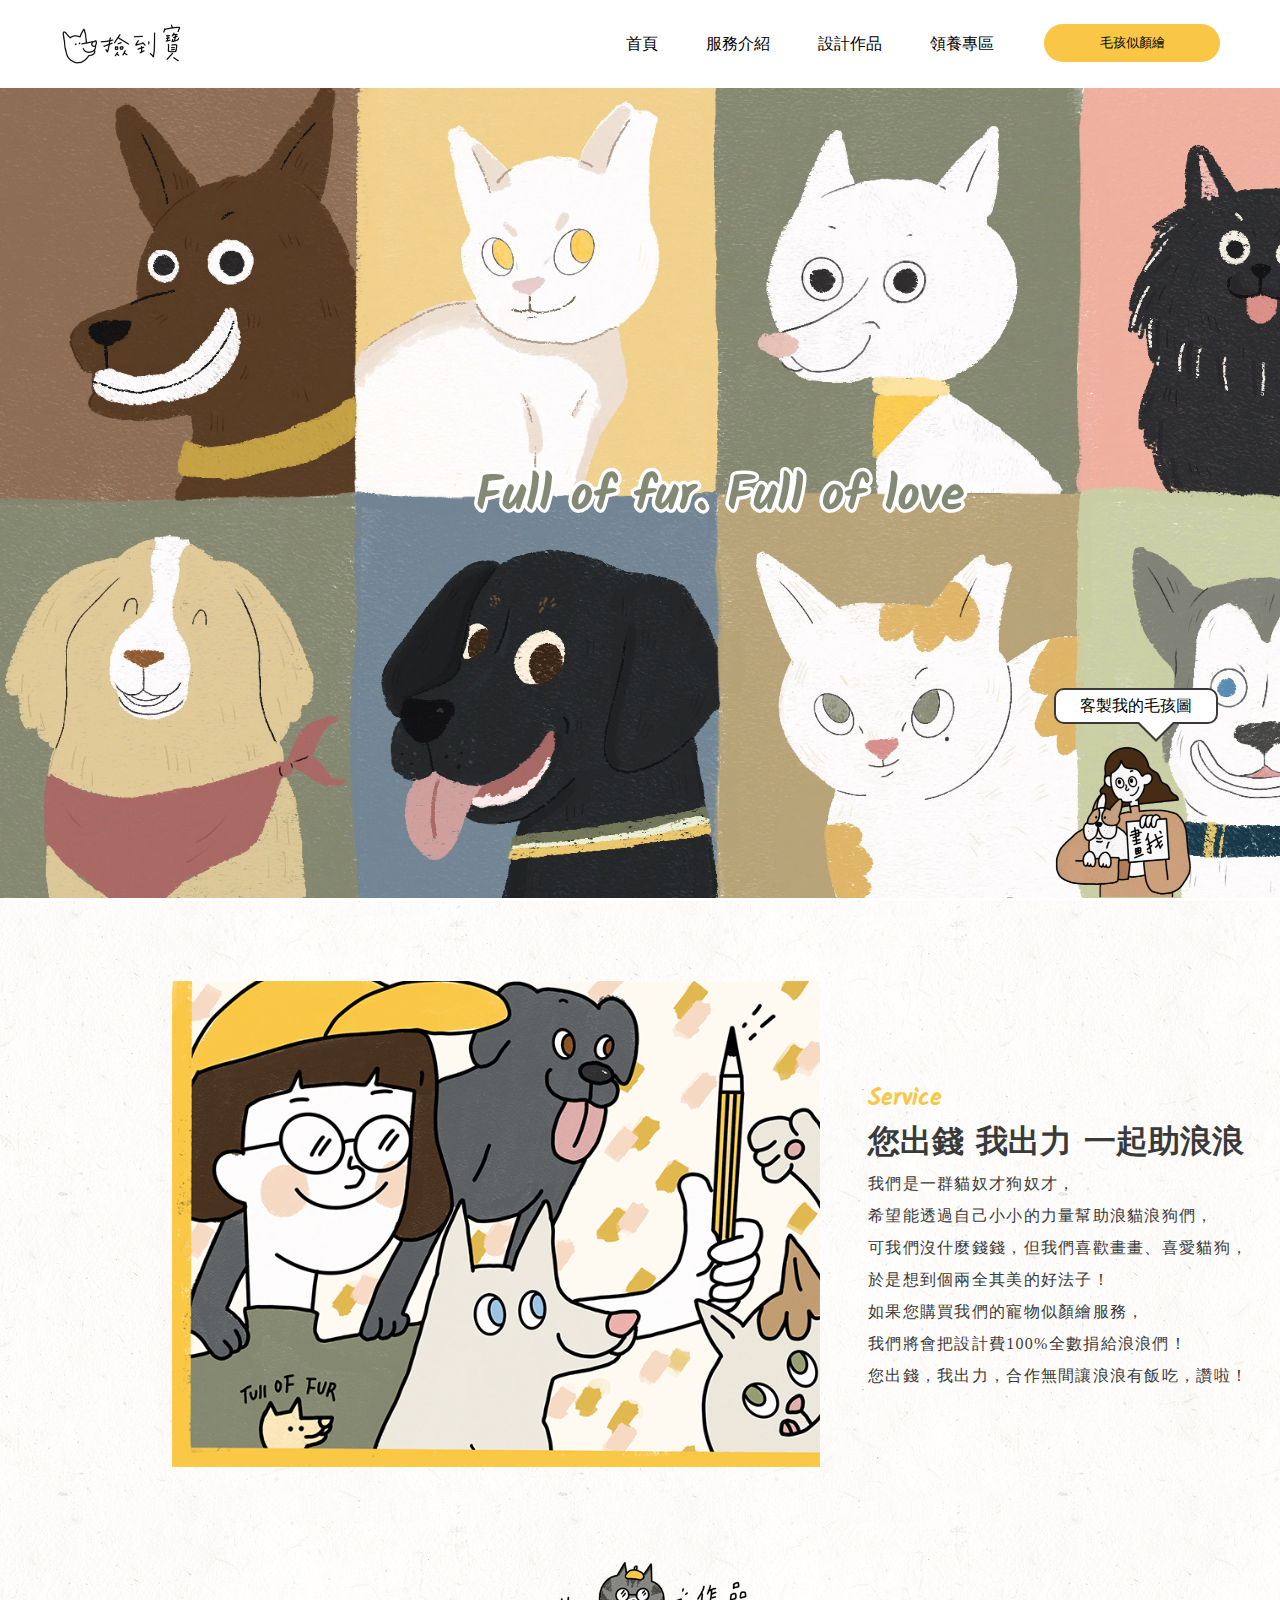
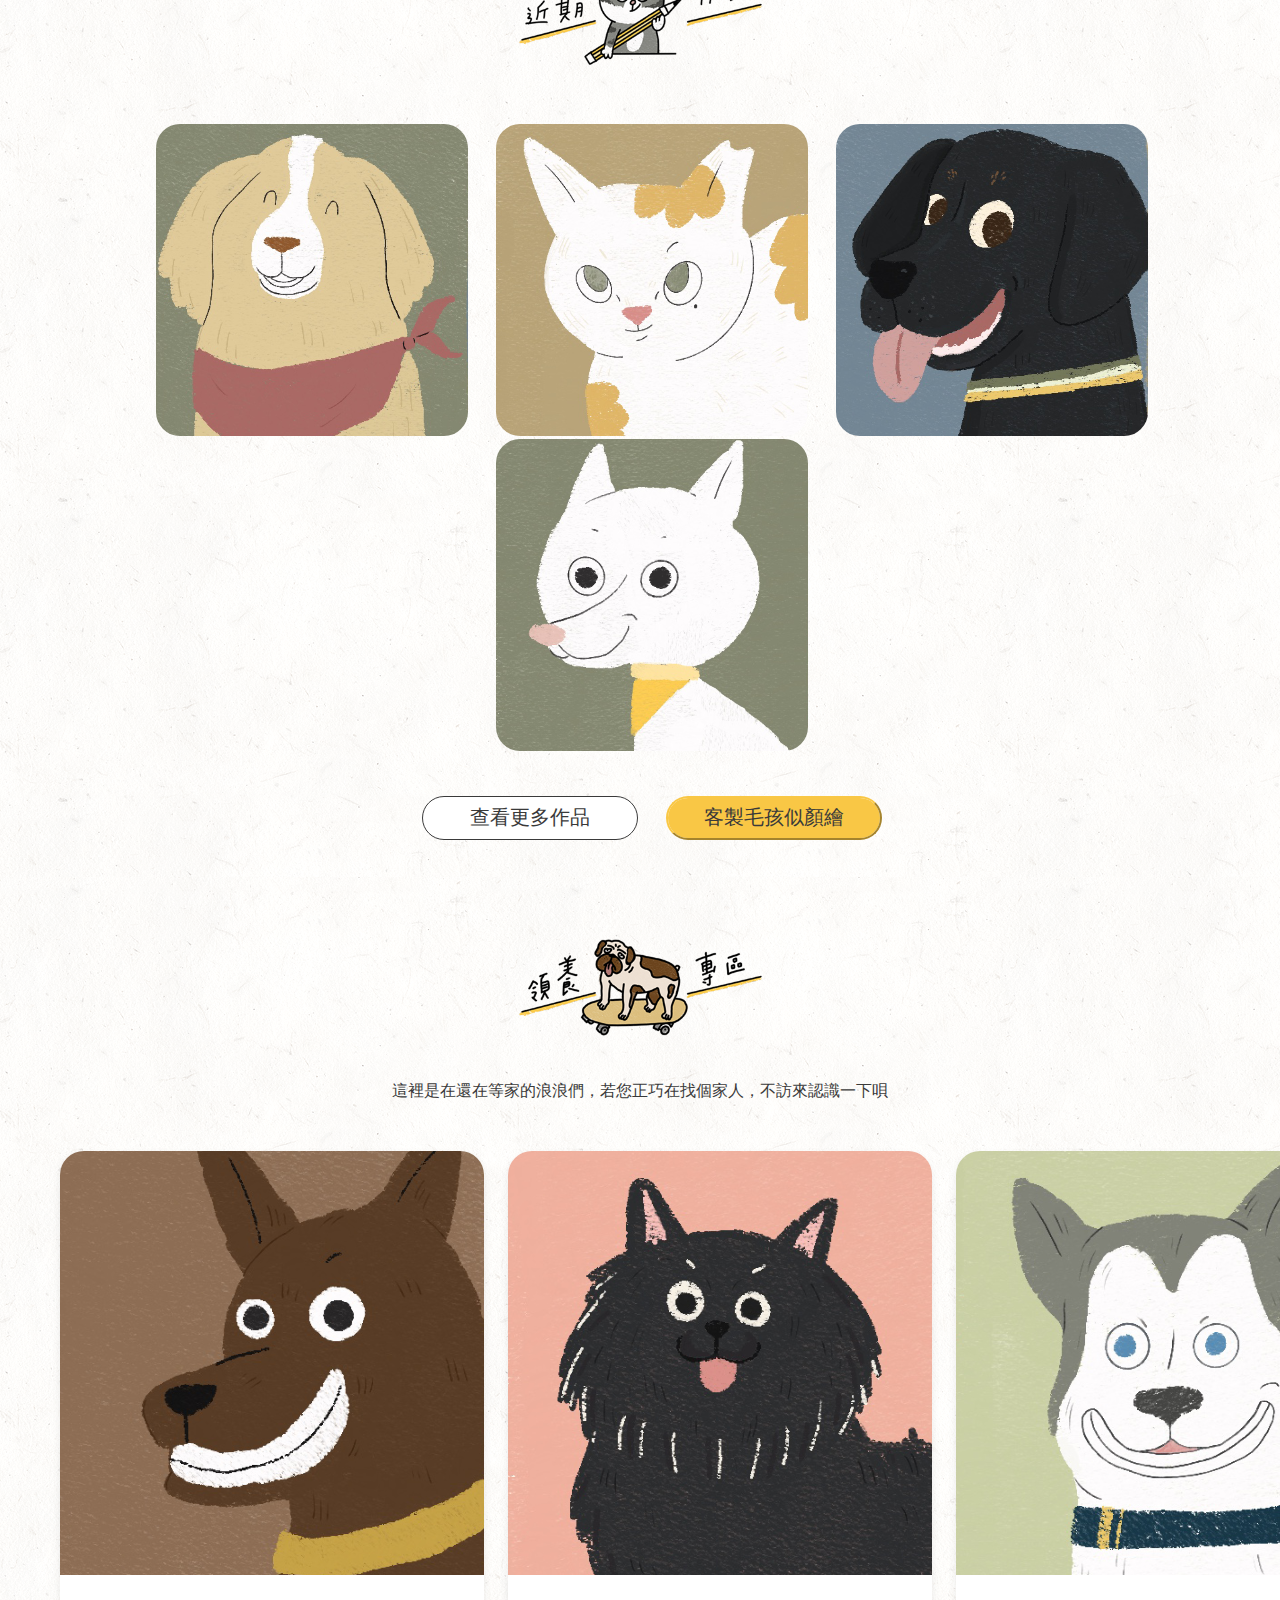
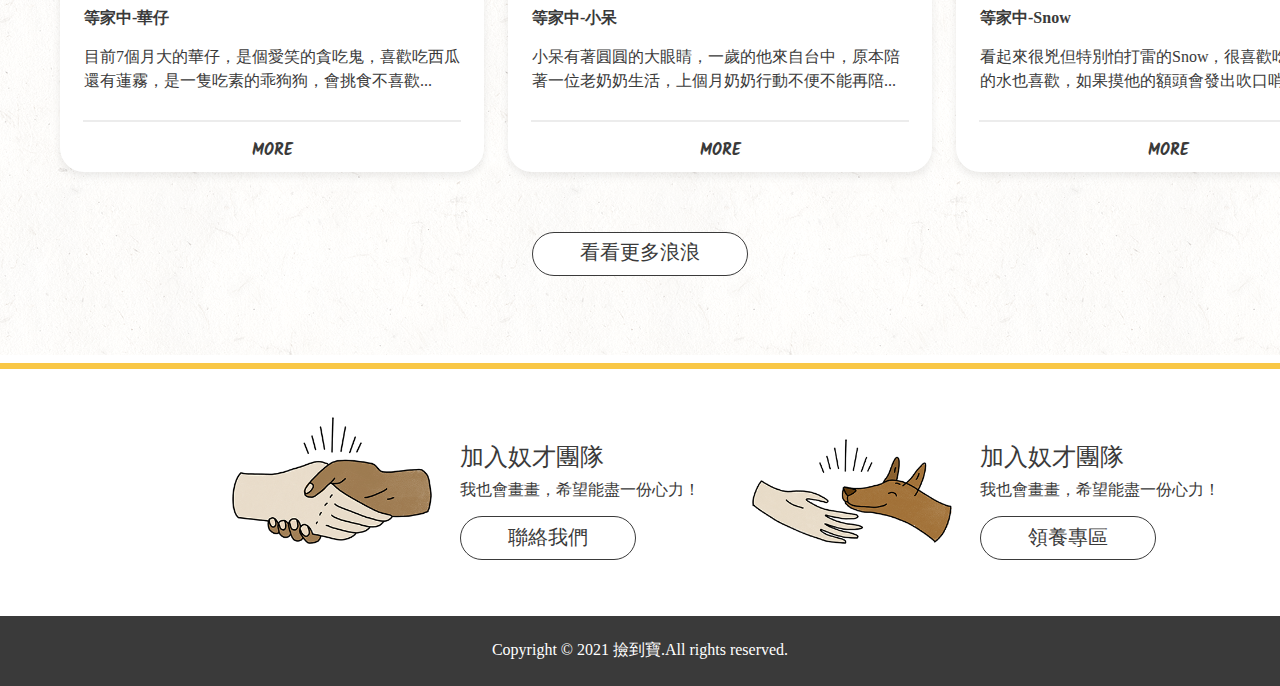
<file: index.html>
<!DOCTYPE html>
<html lang="en">
<head>
    <meta charset="UTF-8">
    <meta http-equiv="X-UA-Compatible" content="IE=edge">
    <meta name="viewport" content="width=device-width, initial-scale=1.0">
    <title>首頁</title>
    <link rel="stylesheet" href="style.css">
</head>
<body>
    <div class="wrap">
        <div class="header">
            <img src="圖片資源/logo.png" alt="">
            <ul class="menu">
                <li><a href="">首頁</a></li>
                <li><a href="introduction.html">服務介紹</a></li>
                <li><a href="protfolio.html">設計作品</a></li>
                <li><a href="adopt.html">領養專區</a></li>
                <a href="caricature.html"><button class="btn">毛孩似顏繪</button></a>
            </ul>
        </div>

        <div class="box1">
            <img src="圖片資源/home.png" alt="">
            <div class="box2">
                <div class="test">
                    <span class="bot"></span>
                    <span class="top"></span>
                    客製我的毛孩圖
                </div>
                <img id="pic" src="圖片資源/btn2.png"  onclick="change()">
            </div>
        </div>

        <div class="service">
            <img src="圖片資源/home01.png" alt="">
            <span>
                <h1>Service</h1>
                <h2>您出錢 我出力 一起助浪浪</h2>
                <p>我們是一群貓奴才狗奴才，<br/>
                   希望能透過自己小小的力量幫助浪貓浪狗們，<br/>
                   可我們沒什麼錢錢，但我們喜歡畫畫、喜愛貓狗，<br/>
                   於是想到個兩全其美的好法子！<br/>
                   如果您購買我們的寵物似顏繪服務，<br/>
                   我們將會把設計費100%全數捐給浪浪們！<br/>
                   您出錢，我出力，合作無間讓浪浪有飯吃，讚啦！</p>
            </span>
        </div>

        <div class="protfolio">
            <div class="title">
                <img src="圖片資源/title01.png" alt="">
            </div>
            <ul class="art">
                <li><img src="圖片資源/dog05.png" alt=""></li>
                <li><img src="圖片資源/dog07.png" alt=""></li>
                <li><img src="圖片資源/dog06.png" alt=""></li>
                <li><img src="圖片資源/Michael.png" alt=""></li>
            </ul>
            <div class="btn">
                <a href="protfolio.html"><button class="b1">查看更多作品</button></a>
                <a href="caricature.html"><button class="b2">客製毛孩似顏繪</button></a>
            </div>
        </div>

        <div class="adopt">
            <div class="title2">
                <img src="圖片資源/title02.png" alt="">
            </div>
            <p>這裡是在還在等家的浪浪們，若您正巧在找個家人，不訪來認識一下唄</p>
            <div class="dog_card">
                <div class="item">
                    <img src="圖片資源/dog01.png" alt="">
                    <h1>等家中-華仔</h1>
                    <p>目前7個月大的華仔，是個愛笑的貪吃鬼，喜歡吃西瓜還有蓮霧，是一隻吃素的乖狗狗，會挑食不喜歡...</p>
                    <hr>
                    <h2>MORE</h2>
                </div>
                <div class="l1">
                    <img src="圖片資源/04.png" alt="">
                    <h1>等家中-小呆</h1>
                    <p>小呆有著圓圓的大眼睛，一歲的他來自台中，原本陪著一位老奶奶生活，上個月奶奶行動不便不能再陪...</p>
                    <hr>
                    <h2>MORE</h2>
                </div>
                <div class="item">
                    <img src="圖片資源/08.png" alt="">
                    <h1>等家中-Snow</h1>
                    <p>看起來很兇但特別怕打雷的Snow，很喜歡吃冰，冰冰的水也喜歡，如果摸他的額頭會發出吹口哨的聲...</p>
                    <hr>
                    <a href="story.html"><h2>MORE</h2></a>
                </div>
            </div>
            <div>
                <a href="adopt.html"><button class="btn">看看更多浪浪</button></a>
            </div>
        </div>

        <div class="footer">
            <hr>
            <div class="contact">
                <ul>
                    <li class="pic"><img src="圖片資源/link01.png" alt=""></li>
                    <li class="text">
                        <h1>加入奴才團隊</h1>
                        <p>我也會畫畫，希望能盡一份心力！</p>
                        <button class="btn">聯絡我們</button>
                    </li>
                    <li class="pic"><img src="圖片資源/link02.png" alt=""></li>
                    <li class="text">
                        <h1>加入奴才團隊</h1>
                        <p>我也會畫畫，希望能盡一份心力！</p>
                        <a href="adopt.html"><button class="btn">領養專區</button></a>
                    </li>
                </ul>
            </div>
            <div class="copyright">
                <p>Copyright © 2021 撿到寶.All rights reserved.</p>
            </div>
        </div>
    </div>
</body>
</html>
<script>
    var img = document. getElementById ("pic");
    var flag = true;
    img.onclick = function () {
        if (flag) {
        img.src = "圖片資源/btn2.png";
        flag = false;
    }else{
        img.src = "圖片資源/btn.png";
        flag = true;
        }
    }
</script>
</file>
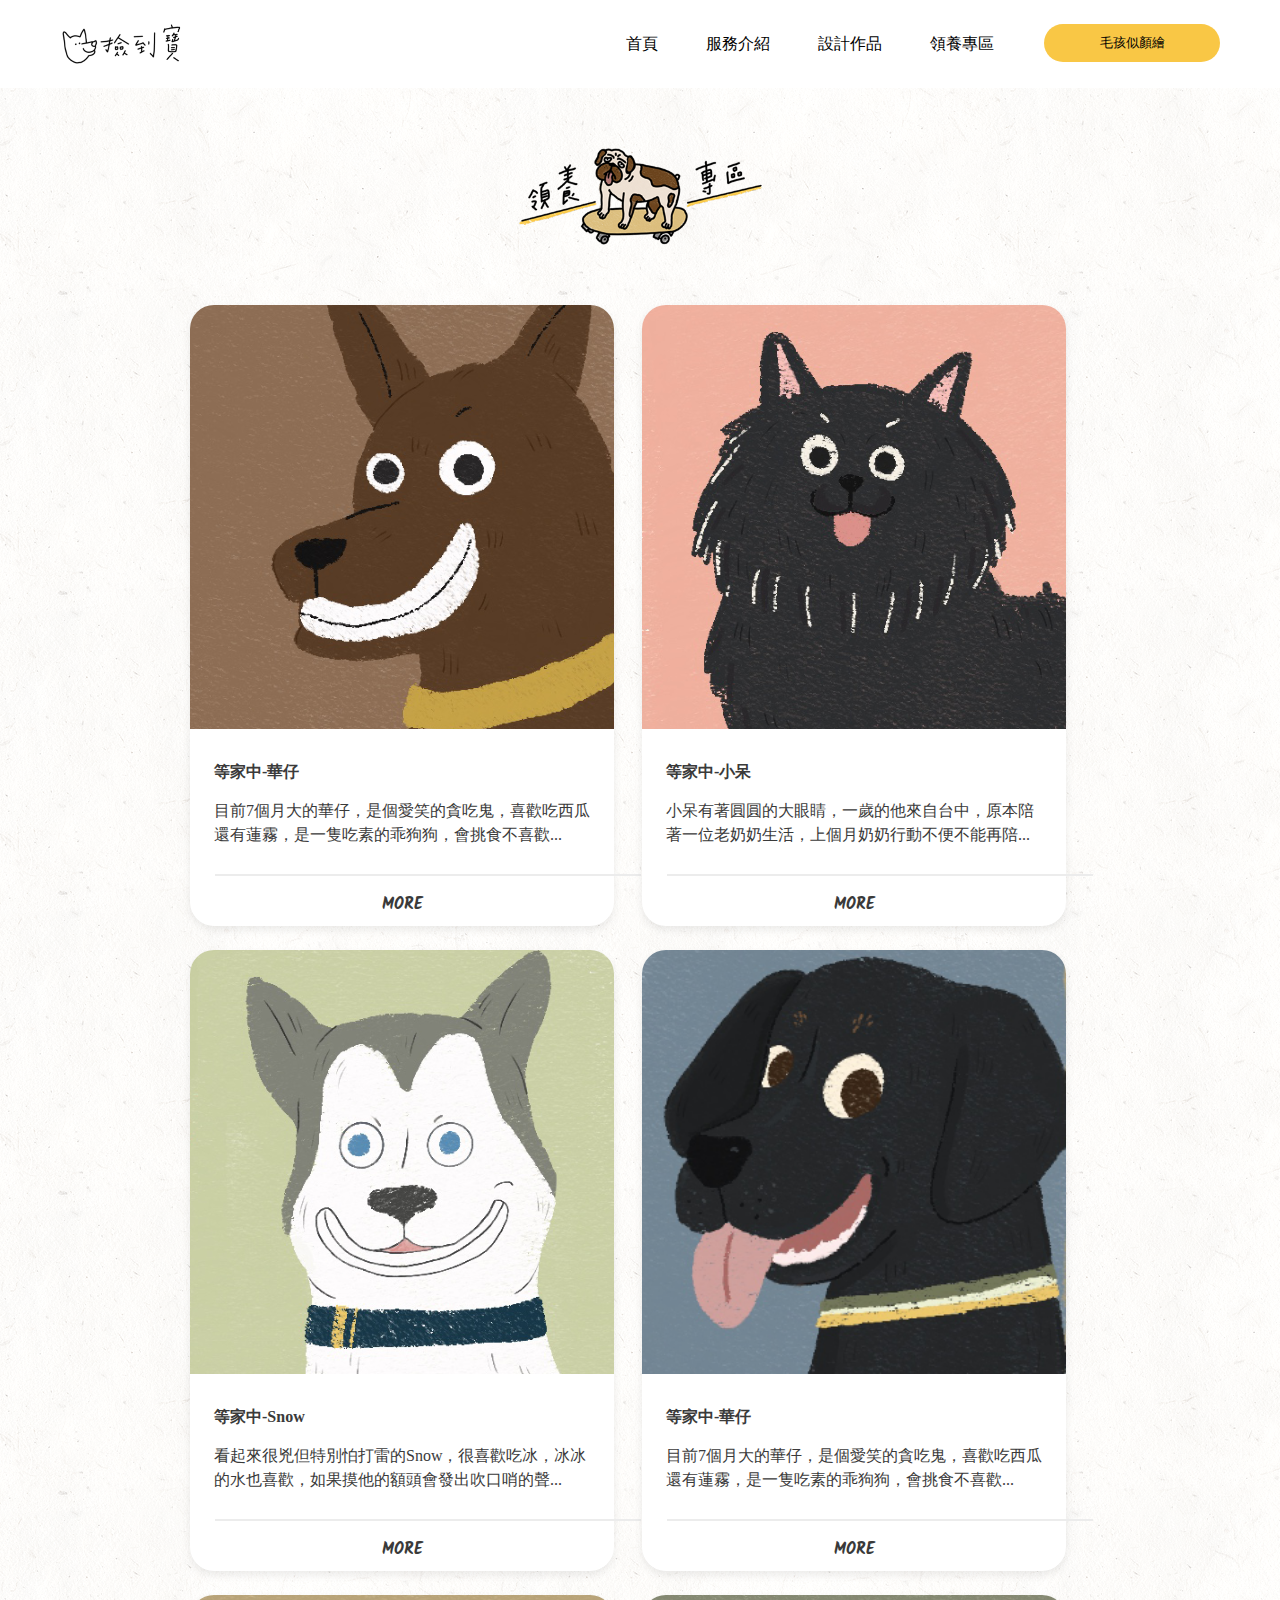
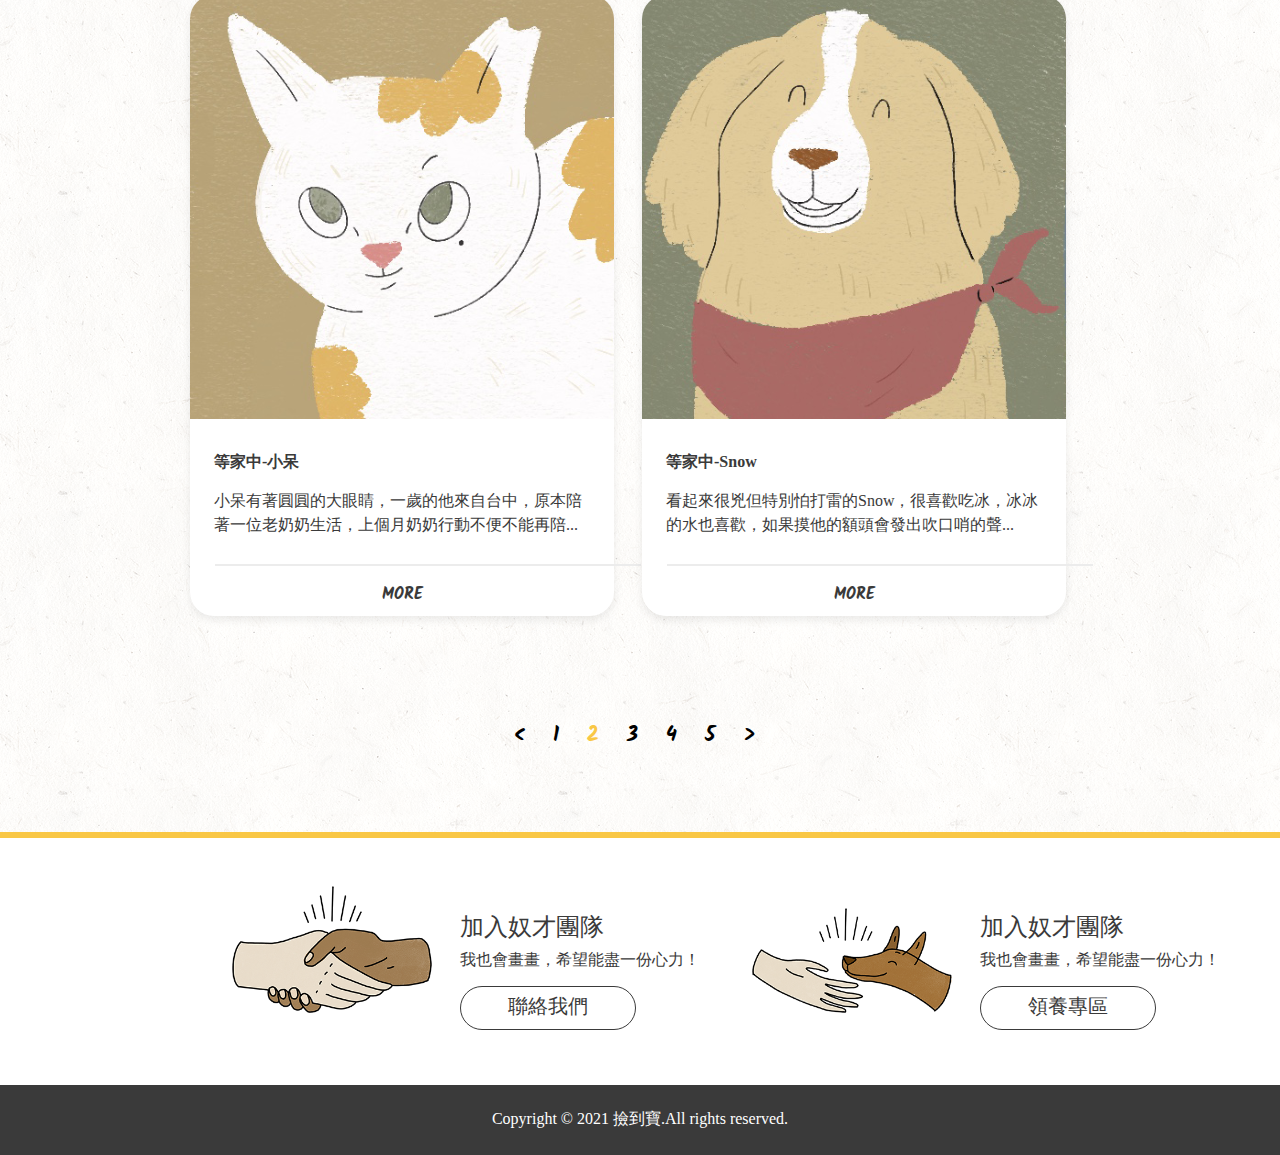
<file: adopt.html>
<!DOCTYPE html>
<html lang="en">
<head>
    <meta charset="UTF-8">
    <meta http-equiv="X-UA-Compatible" content="IE=edge">
    <meta name="viewport" content="width=device-width, initial-scale=1.0">
    <title>領養專區</title>
    <link rel="stylesheet" href="style.css">
    <link rel="stylesheet" href="style_adopt.css">
</head>
<body>
    <div class="wrap">
        <div class="header">
            <img src="圖片資源/logo.png" alt="">
            <ul class="menu">
                <li><a href="index.html">首頁</a></li>
                <li><a href="introduction.html">服務介紹</a></li>
                <li><a href="protfolio.html">設計作品</a></li>
                <li><a href="">領養專區</a></li>
                <a href="caricature.html"><button class="btn">毛孩似顏繪</button></a>
            </ul>
        </div>

        <div class="title">
            <img src="圖片資源/title02.png" alt="">
        </div>
        
        <div class="intro">
            <div class="item">
                <img src="圖片資源/dog01.png" alt="">
                <h1>等家中-華仔</h1>
                <p>目前7個月大的華仔，是個愛笑的貪吃鬼，喜歡吃西瓜還有蓮霧，是一隻吃素的乖狗狗，會挑食不喜歡...</p>
                <hr>
                <h2>MORE</h2>
            </div>
            <div class="item">
                <img src="圖片資源/04.png" alt="">
                <h1>等家中-小呆</h1>
                <p>小呆有著圓圓的大眼睛，一歲的他來自台中，原本陪著一位老奶奶生活，上個月奶奶行動不便不能再陪...</p>
                <hr>
                <h2>MORE</h2>
            </div>
            <div class="item">
                <img src="圖片資源/08.png" alt="">
                <h1>等家中-Snow</h1>
                <p>看起來很兇但特別怕打雷的Snow，很喜歡吃冰，冰冰的水也喜歡，如果摸他的額頭會發出吹口哨的聲...</p>
                <hr>
                <a href="story.html"><h2>MORE</h2></a>
            </div>
            <div class="item">
                <img src="圖片資源/dog06.png" alt="">
                <h1>等家中-華仔</h1>
                <p>目前7個月大的華仔，是個愛笑的貪吃鬼，喜歡吃西瓜還有蓮霧，是一隻吃素的乖狗狗，會挑食不喜歡...</p>
                <hr>
                <h2>MORE</h2>
            </div>
            <div class="item">
                <img src="圖片資源/07.png" alt="">
                <h1>等家中-小呆</h1>
                <p>小呆有著圓圓的大眼睛，一歲的他來自台中，原本陪著一位老奶奶生活，上個月奶奶行動不便不能再陪...</p>
                <hr>
                <h2>MORE</h2>
            </div>
            <div class="item">
                <img src="圖片資源/05.png" alt="">
                <h1>等家中-Snow</h1>
                <p>看起來很兇但特別怕打雷的Snow，很喜歡吃冰，冰冰的水也喜歡，如果摸他的額頭會發出吹口哨的聲...</p>
                <hr>
                <h2>MORE</h2>
            </div>
        </div>
        
        <div class="pages">
            <p>&lt;&nbsp;1&nbsp;</p>
            <p class="color">2</p>
            <p>&nbsp;3&nbsp;4&nbsp;5&nbsp;&gt;</p>
        </div>

    <div class="footer">
        <hr>
        <div class="contact">
            <ul>
                <li class="pic"><img src="圖片資源/link01.png" alt=""></li>
                <li class="text">
                    <h1>加入奴才團隊</h1>
                    <p>我也會畫畫，希望能盡一份心力！</p>
                    <button class="btn">聯絡我們</button>
                </li>
                <li class="pic"><img src="圖片資源/link02.png" alt=""></li>
                <li class="text">
                    <h1>加入奴才團隊</h1>
                    <p>我也會畫畫，希望能盡一份心力！</p>
                    <a href="adopt.html"><button class="btn">領養專區</button></a>
                </li>
            </ul>
        </div>
        <div class="copyright">
            <p>Copyright © 2021 撿到寶.All rights reserved.</p>
        </div>
    </div>
</div>
</body>
</html>
</file>
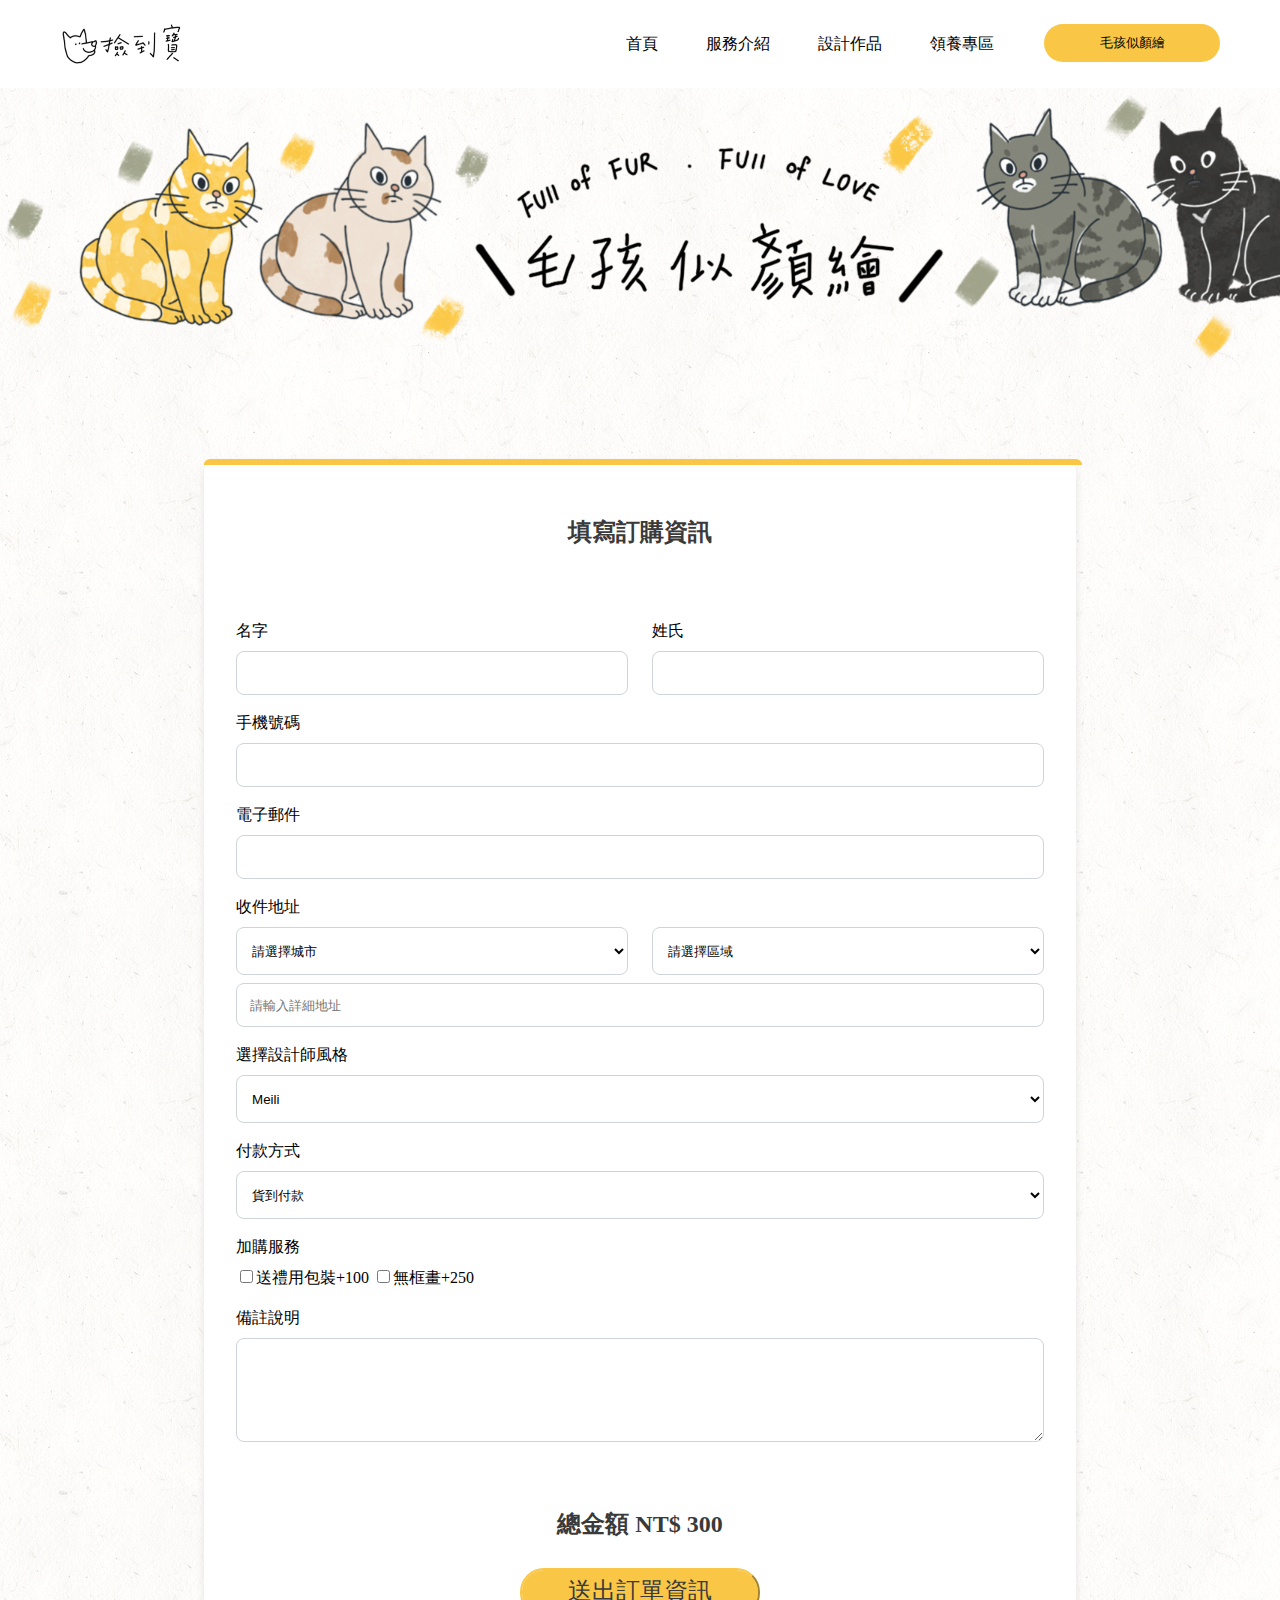
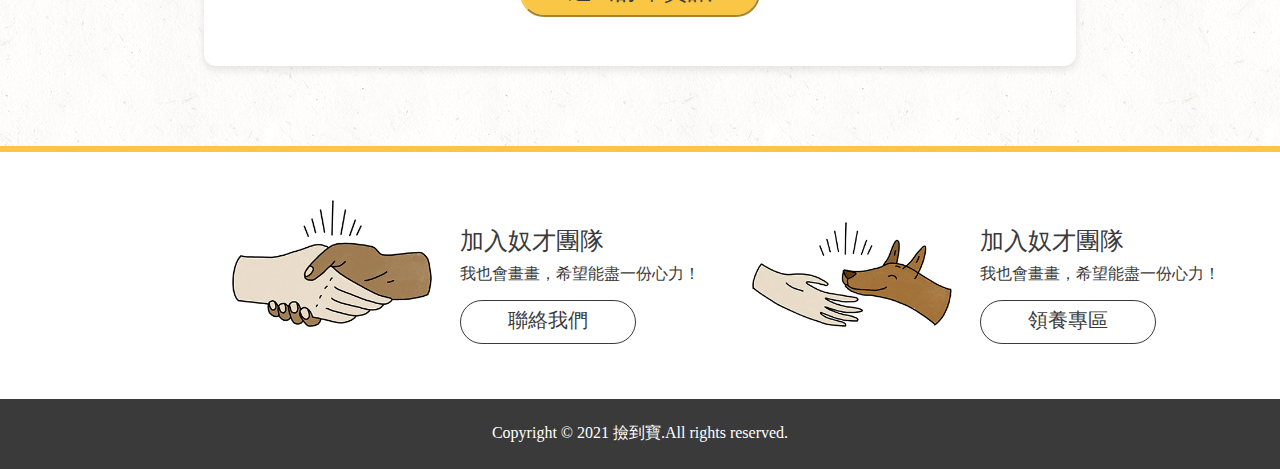
<file: caricature.html>
<!DOCTYPE html>
<html lang="en">
<head>
    <meta charset="UTF-8">
    <meta http-equiv="X-UA-Compatible" content="IE=edge">
    <meta name="viewport" content="width=device-width, initial-scale=1.0">
    <title>毛孩似顏繪</title>
    <link rel="stylesheet" href="style.css">
    <link rel="stylesheet" href="style_cari.css">
</head>
<body>
    <div class="wrap">
        <div class="header">
            <img src="圖片資源/logo.png" alt="">
            <ul class="menu">
                <li><a href="index.html">首頁</a></li>
                <li><a href="introduction.html">服務介紹</a></li>
                <li><a href="protfolio.html">設計作品</a></li>
                <li><a href="adopt.html">領養專區</a></li>
                <a href=""><button class="btn">毛孩似顏繪</button></a>
            </ul>
        </div>

        <div class="title">
            <img src="圖片資源/banner.png" alt="">
        </div>
        
        <div class="form">
            <hr>
            <h1>填寫訂購資訊</h1>
            <div class="block">
                <div class="name">
                    <div class="text">
                        <p class="title">名字</p>
                        <p class="box"><input type="text" style="height: 40px;width: 386px;border-radius: 8px;background: #FFFFFF;border: 1px solid #CED4DA;"></p>
                    </div>
                    <div class="text">
                        <p class="title">姓氏</p>
                        <p class="box"><input type="text" style="height: 40px;width: 386px;border-radius: 8px;background: #FFFFFF;border: 1px solid #CED4DA;"></p>
                    </div>
                </div>
                <p class="title">手機號碼</p>
                <p class="box"><input type="text" style="height: 40px;width: 802px;border-radius: 8px;background: #FFFFFF;border: 1px solid #CED4DA;"></p>
                <p class="title">電子郵件</p>
                <p class="box"><input type="text" style="height: 40px;width: 802px;border-radius: 8px;background: #FFFFFF;border: 1px solid #CED4DA;"></p>
                <p class="title">收件地址</p>
                <div class="option_block">
                    <p class="box">
                        <select style="height: 48px;width: 392px;border-radius: 8px;background: #FFFFFF;border: 1px solid #CED4DA;">
                            <option>&nbsp;&nbsp;&nbsp;請選擇城市</option>
                            <option>&nbsp;&nbsp;&nbsp;臺北市</option>
                            <option>&nbsp;&nbsp;&nbsp;新北市</option>
                        </select>
                    </p>
                    <p class="box">
                        <select style="height: 48px;width: 392px;border-radius: 8px;background: #FFFFFF;border: 1px solid #CED4DA;">
                            <option>&nbsp;&nbsp;&nbsp;請選擇區域</option>
                        </select>
                    </p>
                </div>
                <p class="box"><input type="text" placeholder="&nbsp;&nbsp;&nbsp;請輸入詳細地址" style="height: 40px;width: 802px;border-radius: 8px;background: #FFFFFF;border: 1px solid #CED4DA;"></p>
                <p class="title">選擇設計師風格</p>
                <p class="box">
                    <select style="height: 48px;width: 808px;border-radius: 8px;background: #FFFFFF;border: 1px solid #CED4DA;">
                        <option>&nbsp;&nbsp;&nbsp;Meili</option>
                        <option>&nbsp;&nbsp;&nbsp;Zoe</option>
                        <option>&nbsp;&nbsp;&nbsp;Michael</option>
                        <option>&nbsp;&nbsp;&nbsp;Birdy</option>
                    </select>
                </p>
                <p class="title">付款方式</p>
                <p class="box">
                    <select style="height: 48px;width: 808px;border-radius: 8px;background: #FFFFFF;border: 1px solid #CED4DA;">
                        <option>&nbsp;&nbsp;&nbsp;貨到付款</option>
                        <option>&nbsp;&nbsp;&nbsp;現金</option>
                        <option>&nbsp;&nbsp;&nbsp;刷卡</option>
                    </select>
                </p>
                <p class="title">加購服務</p>
                <p class="box">
                    <input type="checkbox">送禮用包裝+100
                    <input type="checkbox">無框畫+250
                </p>
                <p class="title">備註說明</p>
                <p class="box"><textarea style="width: 802px;height: 98px;border-radius: 8px;background: #FFFFFF;border: 1px solid #CED4DA;"></textarea></p>
            </div>
            <p class="total">總金額 NT$ 300</p>
            <div class="output_btn">
                <button><p class="btn">送出訂單資訊</p></button>
            </div>
        </div>

    <div class="footer">
        <hr>
        <div class="contact">
            <ul>
                <li class="pic"><img src="圖片資源/link01.png" alt=""></li>
                <li class="text">
                    <h1>加入奴才團隊</h1>
                    <p>我也會畫畫，希望能盡一份心力！</p>
                    <button class="btn">聯絡我們</button>
                </li>
                <li class="pic"><img src="圖片資源/link02.png" alt=""></li>
                <li class="text">
                    <h1>加入奴才團隊</h1>
                    <p>我也會畫畫，希望能盡一份心力！</p>
                    <a href="adopt.html"><button class="btn">領養專區</button></a>
                </li>
            </ul>
        </div>
        <div class="copyright">
            <p>Copyright © 2021 撿到寶.All rights reserved.</p>
        </div>
    </div>
</div>
</body>
</html>
</file>
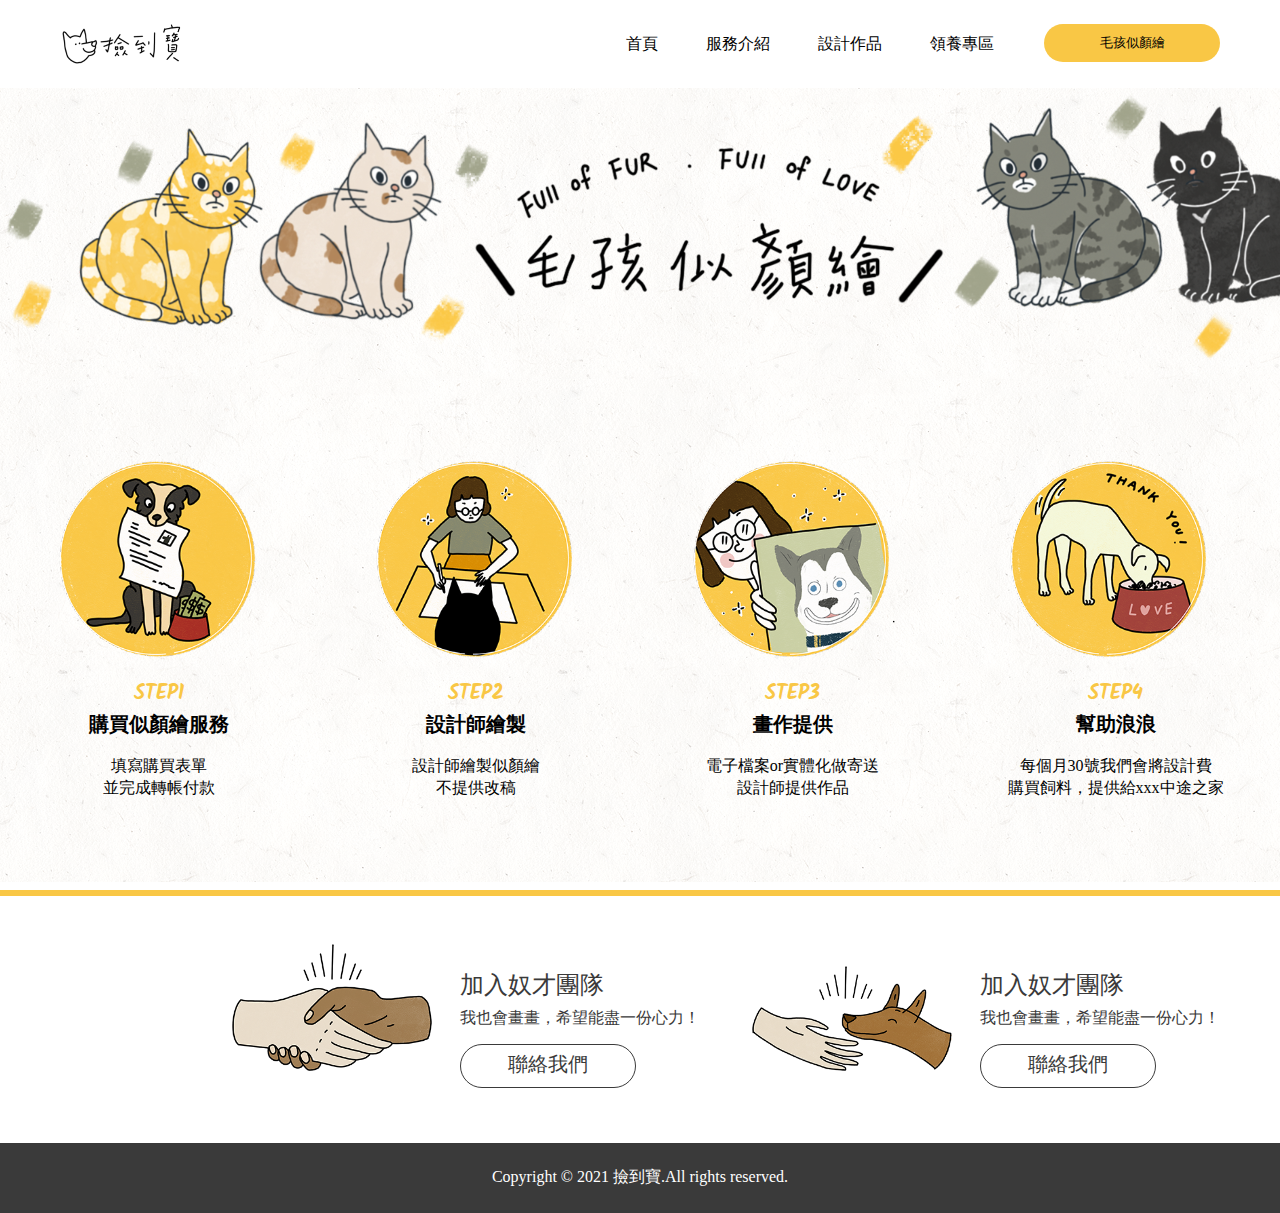
<file: introduction.html>
<!DOCTYPE html>
<html lang="en">
<head>
    <meta charset="UTF-8">
    <meta http-equiv="X-UA-Compatible" content="IE=edge">
    <meta name="viewport" content="width=device-width, initial-scale=1.0">
    <title>服務介紹</title>
    <link rel="stylesheet" href="style.css">
    <link rel="stylesheet" href="style_intro.css">
</head>
<body>
    <div class="wrap">
        <div class="header">
            <img src="圖片資源/logo.png" alt="">
            <ul class="menu">
                <li><a href="index.html">首頁</a></li>
                <li><a href="">服務介紹</a></li>
                <li><a href="protfolio.html">設計作品</a></li>
                <li><a href="adopt.html">領養專區</a></li>
                <a href="caricature.html"><button class="btn">毛孩似顏繪</button></a>
            </ul>
        </div>

        <div class="title">
            <img src="圖片資源/banner.png" alt="">
        </div>

        <div class="steps">
            <div class="item">
                <img src="圖片資源/step01.png" alt="">
                <h1>STEP1</h1>
                <h2>購買似顏繪服務</h2>
                <p>填寫購買表單<br>並完成轉帳付款</p>
            </div>
            <div class="item">
                <img src="圖片資源/step02.png" alt="">
                <h1>STEP2</h1>
                <h2>設計師繪製</h2>
                <p>設計師繪製似顏繪<br>不提供改稿</p>
            </div>
            <div class="item">
                <img src="圖片資源/step04.png" alt="">
                <h1>STEP3</h1>
                <h2>畫作提供</h2>
                <p>電子檔案or實體化做寄送<br>設計師提供作品</p>
            </div>
            <div class="item">
                <img src="圖片資源/step03.png" alt="">
                <h1>STEP4</h1>
                <h2>幫助浪浪</h2>
                <p>每個月30號我們會將設計費<br>購買飼料，提供給xxx中途之家</p>
            </div>
        </div>


    <div class="footer">
        <hr>
        <div class="contact">
            <ul>
                <li class="pic"><img src="圖片資源/link01.png" alt=""></li>
                <li class="text">
                    <h1>加入奴才團隊</h1>
                    <p>我也會畫畫，希望能盡一份心力！</p>
                    <a href="pro_buy.html"><button class="btn">聯絡我們</button></a>
                </li>
                <li class="pic"><img src="圖片資源/link02.png" alt=""></li>
                <li class="text">
                    <h1>加入奴才團隊</h1>
                    <p>我也會畫畫，希望能盡一份心力！</p>
                    <button class="btn">聯絡我們</button>
                </li>
            </ul>
        </div>
        <div class="copyright">
            <p>Copyright © 2021 撿到寶.All rights reserved.</p>
        </div>
    </div>
</div>
</body>
</html>
</file>
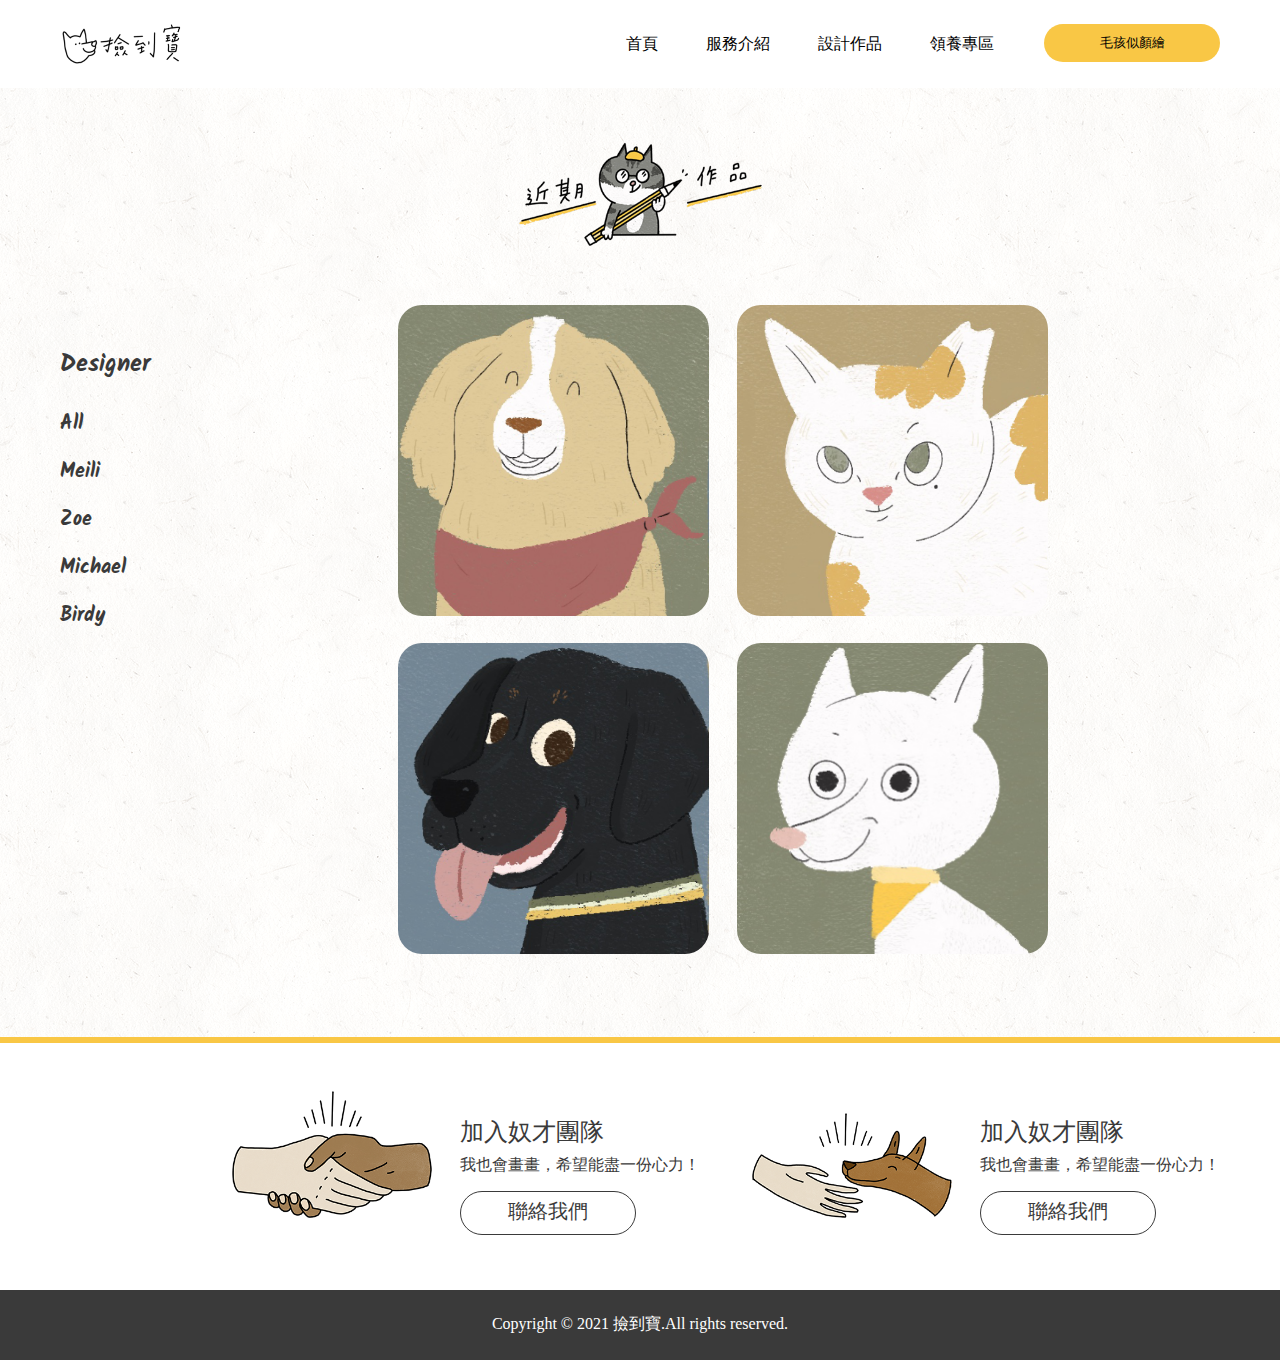
<file: protfolio.html>
<!DOCTYPE html>
<html lang="en">
<head>
    <meta charset="UTF-8">
    <meta http-equiv="X-UA-Compatible" content="IE=edge">
    <meta name="viewport" content="width=device-width, initial-scale=1.0">
    <title>設計作品</title>
    <link rel="stylesheet" href="style.css">
    <link rel="stylesheet" href="style_pro.css">
</head>
<body>
    <div class="wrap">
        <div class="header">
            <img src="圖片資源/logo.png" alt="">
            <ul class="menu">
                <li><a href="index.html">首頁</a></li>
                <li><a href="introduction.html">服務介紹</a></li>
                <li><a href="">設計作品</a></li>
                <li><a href="adopt.html">領養專區</a></li>
                <a href="caricature.html"><button class="btn">毛孩似顏繪</button></a>
            </ul>
        </div>

        <div class="title">
            <img src="圖片資源/title01.png" alt="">
        </div>
        
        <div class="container">
            <div class="menu">
                <ul>
                    <li class="title">Designer</li>
                    <li class="item">All</li>
                    <li class="item">Meili</li>
                    <li class="item">Zoe</li>
                    <li class="item">Michael</li>
                    <li class="item">Birdy</li>
                </ul>
            </div>
        
            <div class="dog">
                <img src="圖片資源/05.png" alt="">
                <img src="圖片資源/07.png" alt="">
                <img src="圖片資源/06.png" alt="">
                <img src="圖片資源/Michael.png" alt="">
            </div>
        </div>

    <div class="footer">
        <hr>
        <div class="contact">
            <ul>
                <li class="pic"><img src="圖片資源/link01.png" alt=""></li>
                <li class="text">
                    <h1>加入奴才團隊</h1>
                    <p>我也會畫畫，希望能盡一份心力！</p>
                    <a href="pro_buy.html"><button class="btn">聯絡我們</button></a>
                </li>
                <li class="pic"><img src="圖片資源/link02.png" alt=""></li>
                <li class="text">
                    <h1>加入奴才團隊</h1>
                    <p>我也會畫畫，希望能盡一份心力！</p>
                    <button class="btn">聯絡我們</button>
                </li>
            </ul>
        </div>
        <div class="copyright">
            <p>Copyright © 2021 撿到寶.All rights reserved.</p>
        </div>
    </div>
</div>
</body>
</html>
</file>
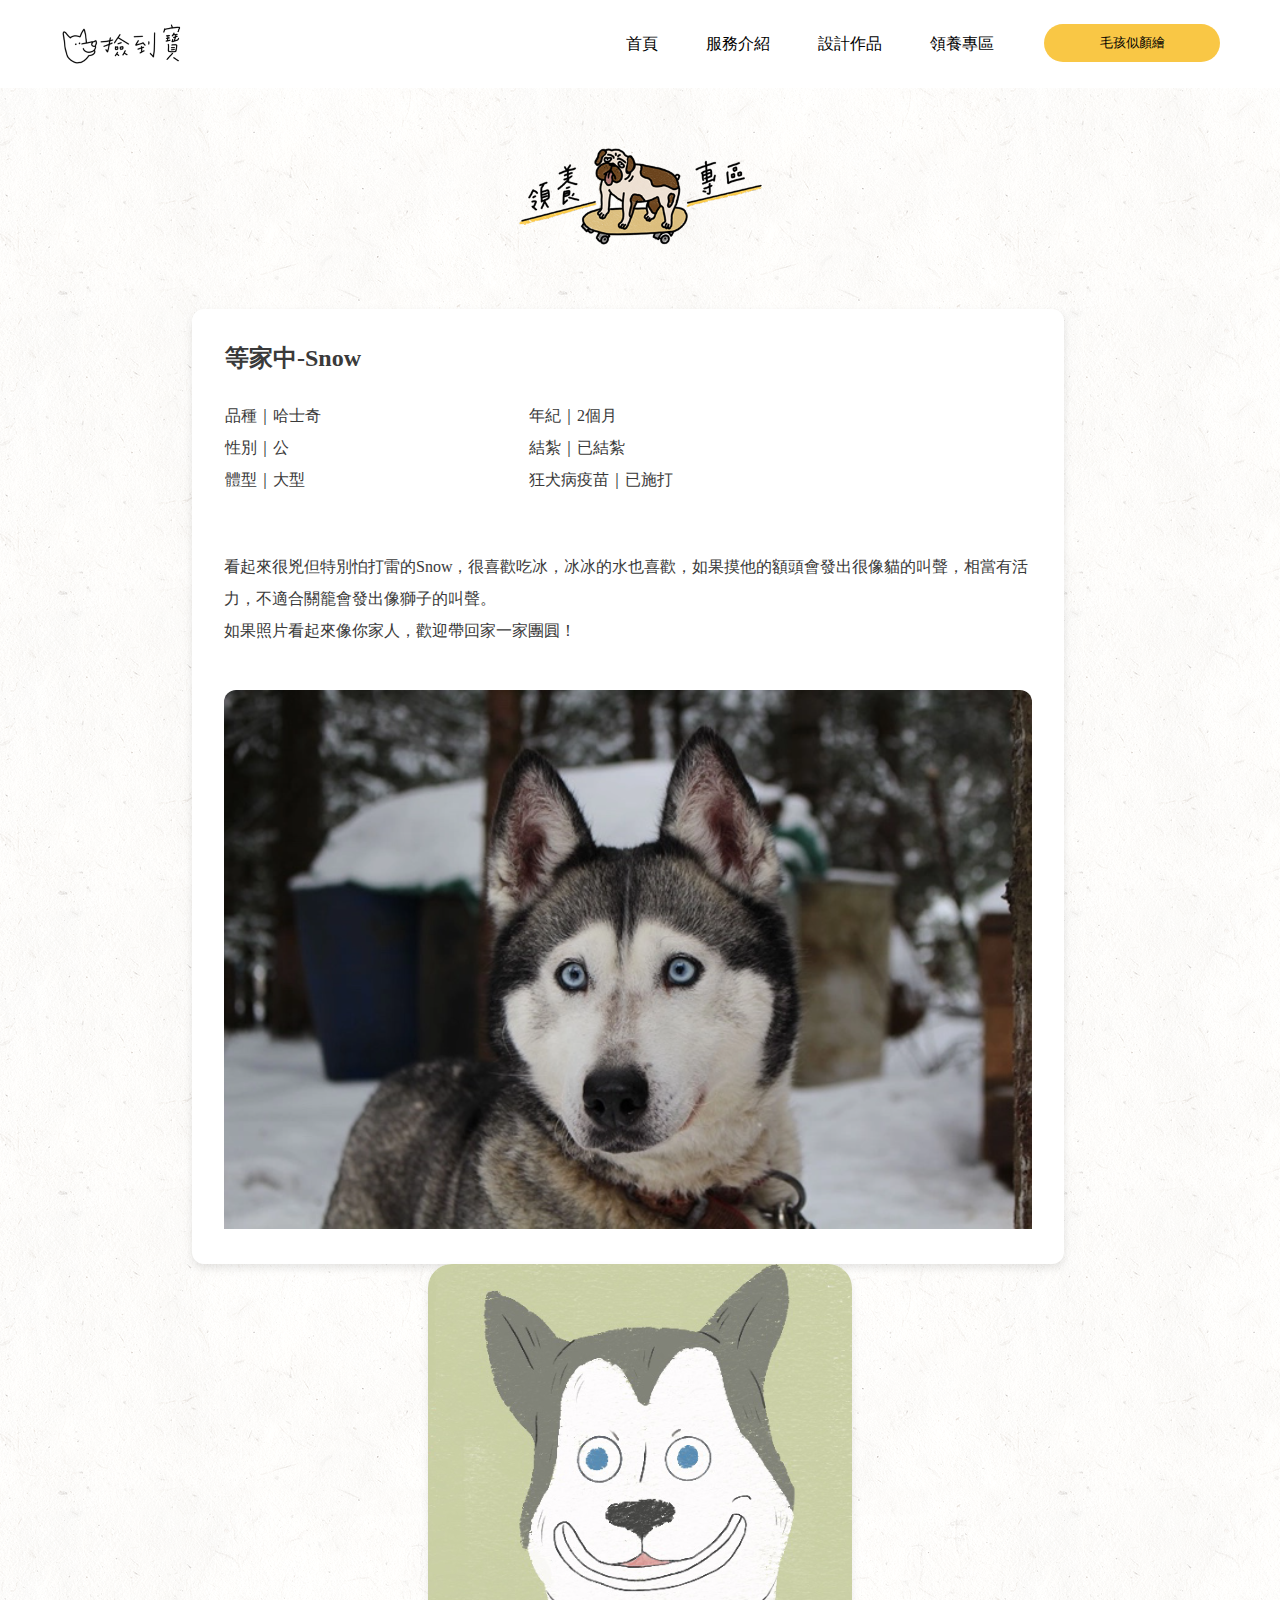
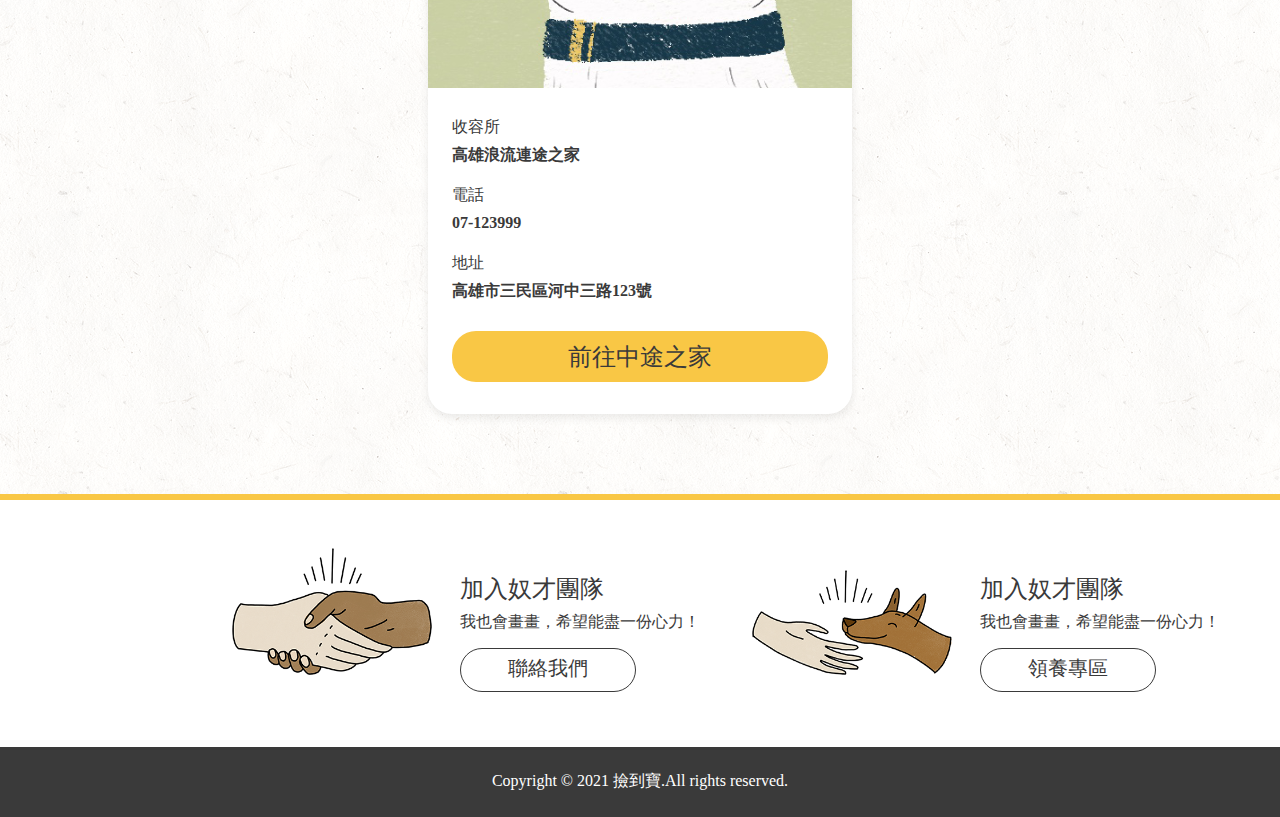
<file: story.html>
<!DOCTYPE html>
<html lang="en">
<head>
    <meta charset="UTF-8">
    <meta http-equiv="X-UA-Compatible" content="IE=edge">
    <meta name="viewport" content="width=device-width, initial-scale=1.0">
    <title>領養專區</title>
    <link rel="stylesheet" href="style.css">
    <link rel="stylesheet" href="style_story.css">
</head>
<body>
    <div class="wrap">
        <div class="header">
            <img src="圖片資源/logo.png" alt="">
            <ul class="menu">
                <li><a href="index.html">首頁</a></li>
                <li><a href="introduction.html">服務介紹</a></li>
                <li><a href="protfolio.html">設計作品</a></li>
                <li><a href="adopt.html">領養專區</a></li>
                <a href="caricature.html"><button class="btn">毛孩似顏繪</button></a>
            </ul>
        </div>

        <div class="title">
            <img src="圖片資源/title02.png" alt="">
        </div>

        <div class="dog_story">
            <div class="intro">
                <h1>等家中-Snow</h1>
                <div class="detail">
                    <div class="item">
                        品種｜哈士奇<br>
                        性別｜公<br>
                        體型｜大型
                    </div>
                    <div class="item">
                        年紀｜2個月<br>
                        結紮｜已結紮<br>
                        狂犬病疫苗｜已施打
                    </div>
                </div>
                <p>看起來很兇但特別怕打雷的Snow，很喜歡吃冰，冰冰的水也喜歡，如果摸他的額頭會發出很像貓的叫聲，相當有活力，不適合關籠會發出像獅子的叫聲。
                    <br>
                    如果照片看起來像你家人，歡迎帶回家一家團圓！
                </p>
                <img src="圖片資源/dog03.png" alt="">
            </div>

            <div class="info">
                <img src="圖片資源/08.png" alt="">
                <div class="contact">
                    <h1>收容所</h1>
                    <p>高雄浪流連途之家</p>
                    <h1>電話</h1>
                    <p>07-123999</p>
                    <h1>地址</h1>
                    <p>高雄市三民區河中三路123號</p>
                </div>
                <div class="btn">
                    <p>前往中途之家</p>
                </div>
            </div>
        </div>

        <div class="footer">
            <hr>
            <div class="contact">
                <ul>
                    <li class="pic"><img src="圖片資源/link01.png" alt=""></li>
                    <li class="text">
                        <h1>加入奴才團隊</h1>
                        <p>我也會畫畫，希望能盡一份心力！</p>
                        <button class="btn">聯絡我們</button>
                    </li>
                    <li class="pic"><img src="圖片資源/link02.png" alt=""></li>
                    <li class="text">
                        <h1>加入奴才團隊</h1>
                        <p>我也會畫畫，希望能盡一份心力！</p>
                        <a href="adopt.html"><button class="btn">領養專區</button></a>
                    </li>
                </ul>
            </div>
            <div class="copyright">
                <p>Copyright © 2021 撿到寶.All rights reserved.</p>
            </div>
        </div>
    </div>
    </body>
    </html>
</file>
<file: style.css>
html, body, div, span, applet, object, iframe,
h1, h2, h3, h4, h5, h6, p, blockquote, pre,
a, abbr, acronym, address, big, cite, code,
del, dfn, em, img, ins, kbd, q, s, samp,
small, strike, strong, sub, sup, tt, var,
b, u, i, center,
dl, dt, dd, ol, ul, li,
fieldset, form, label, legend,
table, caption, tbody, tfoot, thead, tr, th, td,
article, aside, canvas, details, embed, 
figure, figcaption, footer, header, hgroup, 
menu, nav, output, ruby, section, summary,
time, mark, audio, video {
	margin: 0;
	padding: 0;
	border: 0;
	font-size: 100%;
	font: inherit;
	vertical-align: baseline;
}
article, aside, details, figcaption, figure, 
footer, header, hgroup, menu, nav, section {
	display: block;
}
body {
	line-height: 1;
}
ol, ul {
	list-style: none;
}
blockquote, q {
	quotes: none;
}
blockquote:before, blockquote:after,
q:before, q:after {
	content: '';
	content: none;
}
table {
	border-collapse: collapse;
	border-spacing: 0;
}

@font-face {
    font-family: 'Kalam';
    src: url('fonts/Kalam/Kalam-Bold.ttf') format("truetype"),
         url('fonts/Kalam/Kalam-Light.ttf') format("truetype"),
         url('fonts/Kalam/Kalam-Regular.ttf') format("truetype");
}
@font-face {
	font-family: 'Noto Sans';
	src: url('fonts/NotoSansTC/NotoSansTC-Thin.ttf') format("truetype"),
		 url('fonts/NotoSansTC/NotoSansTC-Black.ttf') format("truetype"),
		 url('fonts/NotoSansTC/NotoSansTC-Bold.ttf') format("truetype"),
		 url('fonts/NotoSansTC/NotoSansTC-Light.ttf') format("truetype"),
		 url('fonts/NotoSansTC/NotoSansTC-Medium.ttf') format("truetype"),
		 url('fonts/NotoSansTC/NotoSansTC-Regular.ttf') format("truetype");
  }

.wrap{
    margin: 0 auto;
}

.header{
	background-color: #FFFFFF;
}
.header{
	max-width: 100%;
	height: 88px;
	display: flex;
	justify-content: space-between;
	align-items: center;
}
.header img{
	margin-top: 24px;
	margin-left: 62px;
	margin-bottom: 24px;
}
.header .showmenu {
	display: none;
}
.header .menu{
	display: flex;
	justify-content: flex-start;
}
.header .menu li{
	text-align: center;
	font: normal normal normal 16px/22px Noto Sans;
	letter-spacing: 0px;
	color: #3A3A3A;
}
.header .menu li a{
	margin-top: 34px;
	margin-right: 48px;
	margin-bottom: 32px;
	color: black;
	text-decoration: none;
	display: block;
	padding-top: 10px;
	padding-bottom: 10px;
}
.header .menu li a:hover{
	color: #F9C745;
}
.header .btn{
	margin: 34px 60px 32px 2px;
	width: 176px;
	height: 38px;
	background: #F9C745;
	border-radius: 23px;
	border-width: 0px;
}
.header .btn a{
	text-decoration: none;
	text-align: center;
	font: normal normal normal 16px/22px Noto Sans;
	color: #3A3A3A;
}
.header .btn:hover{
	box-shadow: 0px 3px 0px black;
}

.box1{
	position: relative;
}  
.box2{
	position: absolute;
	bottom:0px;
	right:62px;
}
.box2 .test{
	margin-bottom: 20.99px;
	border-radius: 10px;
	text-align:center;
	width:114px; 
	padding:8px 23px;
	background: #FFFFFF;
	border:2px solid #3A3A3A; 
	position:relative;
}
.box2 .test span{
	width:0; 
	height:0; 
	font-size:0; 
	overflow:hidden; 
	position:absolute;
}
.box2 .test span.bot{
	border-width:20px; 
	border-style:solid dashed dashed; 
	border-color:#3A3A3A transparent transparent; 
	left:80px; 
	bottom:-40px;
}
.box2 .test span.top{
	border-width:20px; 
	border-style:solid dashed dashed; 
	border-color:#ffffff transparent transparent; 
	left:80px; 
	bottom:-37px;
}
.box2 img:hover{
	
}


.service{
	height: 606px;
	display: flex;
	background-image: url("圖片資源/lightpaperfibers.png");
}
.service img{
	margin-top: 80px;
	margin-left: 172px;
	margin-bottom: 40px;
	margin-right: 48px;
	width: 648px;
	height: 486px;
}
.service h1{
	margin-top: 178px;
	text-align: left;
	font: normal normal bold 24px/39px Kalam;
	size: 39px;
	letter-spacing: 0px;
	color: #F9C745;
	opacity: 1;
}
.service h2{
	text-align: left;
	font: normal normal bold 32px/51px Kalam;
	letter-spacing: 0px;
	color: #3A3A3A;
}
.service p{
	text-align: left;
	font: normal normal normal 16px/32px Noto Sans;
	letter-spacing: 1.28px;
	color: #3A3A3A;
}

.protfolio{
	background-image: url("圖片資源/lightpaperfibers.png");
    text-align: center;
}
.protfolio .title{
	padding-top: 40px;
	margin-bottom: 40.25px;
}
.protfolio .title img{
	width: 250px;
	height: 134px;
}
.protfolio .art{
	display: inline-block;
}
.protfolio .art li{
	display: inline-flex;
	margin-left: 24px;
}
.protfolio .art img{
	width: 312px;
	height: 312px;
	border-radius: 24px;
}
.protfolio .btn{
	margin-top: 42px;
	padding-bottom: 37px;
}
.protfolio .btn a{
	margin-left: 24px;
}
.protfolio .btn .b1{
	width: 216px;
	height: 44px;
	background: white;
	border: 1px solid #3A3A3A;
	border-radius: 23px;
	text-align: center;
	font: normal normal normal 20px/27px Noto Sans;
	letter-spacing: 0px;
	color: #3A3A3A;
	opacity: 1;
}
.protfolio .btn .b1:hover{
	width: 216px;
	height: 44px;
	background: #F9C745 0% 0% no-repeat padding-box;
	border: 1px solid #F9C745;
	border-radius: 23px;
	opacity: 1;
	text-align: center;
	font: normal normal normal 20px/27px Noto Sans;
	letter-spacing: 0px;
	color: #3A3A3A;
	opacity: 1;
}
.protfolio .btn .b2{
	width: 216px;
	height: 44px;
	background: #F9C745 0% 0% no-repeat padding-box;
	border-radius: 23px;
	border-color: #F9C745;
	text-align: center;
	font: normal normal normal 20px/27px Noto Sans;
	letter-spacing: 0px;
	color: #3A3A3A;
	opacity: 1;
}
.protfolio .btn .b2:hover{
	box-shadow: 0px 3px 0px black;
}


.adopt{
	background-image: url("圖片資源/lightpaperfibers.png");
    text-align: center;
	padding-bottom: 79px;
}
.adopt .title2 img{
	padding-top: 42px;
	margin-bottom: 24.25px;
	width: 250px;
	height: 134px;
}
.adopt p{
	text-align: center;
	font: normal normal normal 16px/22px Noto Sans;
	letter-spacing: 0px;
	color: #3A3A3A;
}
.adopt .dog_card{
	margin-top: 48px;
	margin-left: 60px;
	margin-bottom: 60px;
	display: flex;
}
.adopt .dog_card div{
	width: 424px;
	height: 621px;
	background: #FFFFFF 0% 0% no-repeat padding-box;
	box-shadow: 0px 4px 8px #00000014;
	border-radius: 24px;
	opacity: 1;
}
.adopt .dog_card .item .li{
	text-align: center;
	width: 424px;
	height: 424px;
	background: #FFFFFF 0% 0% no-repeat padding-box;
	box-shadow: 0px 4px 8px #00000014;
	border-radius: 24px;
	opacity: 1;
}
.adopt .dog_card .l1{
	margin-left: 24px;
	margin-right: 24px;
}
.adopt .dog_card img{
	border-radius: 24px 24px 0px 0px;
	margin-bottom: 30px;
}
.adopt .dog_card h1{
	text-align: left;
	font: normal normal bold 16px/22px Noto Sans;
	letter-spacing: 0px;
	color: #3A3A3A;
	opacity: 1;
	margin-left: 24px;
	margin-bottom: 16px;
}
.adopt .dog_card p{
	text-align: left;
	font: normal normal normal 16px/24px Noto Sans;
	letter-spacing: 0px;
	color: #3A3A3A;
	opacity: 1;
	margin-left: 24px;
	margin-right: 24px;
	margin-bottom: 26px;
}
.adopt .dog_card hr{
	width: 376px;
	border: 1px solid #ECECEC;
	margin-bottom: 16px;
}
.adopt .dog_card .item a{
	text-decoration: none;
}
.adopt .dog_card h2{
	text-align: center;
	font: normal normal bold 16px/25px Kalam;
	letter-spacing: 0px;
	color: #3A3A3A;
	opacity: 1;
	margin-bottom: 16px;
}
.adopt .btn{
	width: 216px;
	height: 44px;
	background: white;
	border: 1px solid #3A3A3A;
	border-radius: 23px;
	text-align: center;
	font: normal normal normal 20px/27px Noto Sans;
	letter-spacing: 0px;
	color: #3A3A3A;
	opacity: 1;
}
.adopt .btn:hover{
	width: 216px;
	height: 44px;
	background: #F9C745 0% 0% no-repeat padding-box;
	border: 1px solid #F9C745;
	border-radius: 23px;
	opacity: 1;
	text-align: center;
	font: normal normal normal 20px/27px Noto Sans;
	letter-spacing: 0px;
	color: #3A3A3A;
	opacity: 1;
}

.wrap hr{
	width: 100%;
	border: 3px solid #F9C745;
	opacity: 1;
}

.footer{
	background-color: #FFFFFF;
}
.footer .contact ul{
	margin-top: 48px;
	margin-left: 232px;
	margin-bottom: 50px;
}
.footer .contact li{
	display: inline-block;
}
.footer .contact .pic{
	max-width: 100%;
	height: 127px;
	margin-right: 24px;
}
.footer .contact .text{
	margin-right: 48px;
}
.footer .contact h1{
	margin-bottom: 5px;
	text-align: left;
	font: normal normal normal 24px/33px Noto Sans;
	letter-spacing: 0px;
	color: #3A3A3A;
	opacity: 1;
}
.footer .contact p{
	margin-bottom: 14px;
	text-align: left;
	font: normal normal normal 16px/22px Noto Sans;
	letter-spacing: 0px;
	color: #3A3A3A;
	opacity: 1;
}
.footer .contact .btn{
	width: 176px;
	height: 44px;
	background: white;
	border: 1px solid #3A3A3A;
	border-radius: 23px;
	text-align: center;
	font: normal normal normal 20px/27px Noto Sans;
	letter-spacing: 0px;
	color: #3A3A3A;
	opacity: 1;
}
.footer .contact .btn:hover{
	width: 176px;
	height: 44px;
	background: #F9C745 0% 0% no-repeat padding-box;
	border: 1px solid #F9C745;
	border-radius: 23px;
	opacity: 1;
	text-align: center;
	font: normal normal normal 20px/27px Noto Sans;
	letter-spacing: 0px;
	color: #3A3A3A;
	opacity: 1;
}
.footer .copyright{
	height: 70px;
	background: #3A3A3A 0% 0% no-repeat padding-box;
	opacity: 1;
}
.footer .copyright p{
	padding-top: 24px;
	padding-bottom: 24px;
	text-align: center;
	font: normal normal normal 16px/22px Noto Sans;
	letter-spacing: 0px;
	color: #FFFFFF;
}
</file>
<file: style_adopt.css>
html, body, div, span, applet, object, iframe,
h1, h2, h3, h4, h5, h6, p, blockquote, pre,
a, abbr, acronym, address, big, cite, code,
del, dfn, em, img, ins, kbd, q, s, samp,
small, strike, strong, sub, sup, tt, var,
b, u, i, center,
dl, dt, dd, ol, ul, li,
fieldset, form, label, legend,
table, caption, tbody, tfoot, thead, tr, th, td,
article, aside, canvas, details, embed, 
figure, figcaption, footer, header, hgroup, 
menu, nav, output, ruby, section, summary,
time, mark, audio, video {
	margin: 0;
	padding: 0;
	border: 0;
	font-size: 100%;
	font: inherit;
	vertical-align: baseline;
}
article, aside, details, figcaption, figure, 
footer, header, hgroup, menu, nav, section {
	display: block;
}
body {
	line-height: 1;
}
ol, ul {
	list-style: none;
}
blockquote, q {
	quotes: none;
}
blockquote:before, blockquote:after,
q:before, q:after {
	content: '';
	content: none;
}
table {
	border-collapse: collapse;
	border-spacing: 0;
}

.wrap{
    max-width: 100%;
    background-image: url("圖片資源/lightpaperfibers.png");
}

.title{
    margin-top: 40px;
    margin-bottom: 40.25px;
    text-align: center;
}

.intro{
    margin-bottom: 80px;
    text-align: center;
}
.intro .item{
    display: inline-block;
    margin-right: 24px;
    margin-bottom: 24px;
    width: 424px;
    height: 621px;    
    background: #FFFFFF 0% 0% no-repeat padding-box;
    box-shadow: 0px 4px 8px #00000014;
    border-radius: 24px;
    opacity: 1;
}
.intro .item a{
    text-decoration: none;
}
.intro img{
    width: 424px;
    height: 424px;
    margin-bottom: 30px;
    border-radius: 24px 24px 0px 0px;
    opacity: 1;
}
.intro h1{
    margin-left: 24px;
    margin-bottom: 16px;
    text-align: left;
    font: normal normal bold 16px/22px Noto Sans;
    letter-spacing: 0px;
    color: #3A3A3A;
    opacity: 1;
}
.intro p{
    margin-left: 24px;
    margin-bottom: 26px;
    margin-right: 24px;
    text-align: left;
    font: normal normal normal 16px/24px Noto Sans;
    letter-spacing: 0px;
    color: #3A3A3A;
    opacity: 1;
}
.intro hr{
    margin-left: 24.5px;
    margin-bottom: 16px;
    margin-right: 24.5px;
    border: 1px solid #ECECEC;
    opacity: 1;
}
.intro h2{
    margin-bottom: 16px;
    text-align: center;
    font: normal normal bold 16px/25px Kalam;
    letter-spacing: 0px;
    color: #3A3A3A;
    opacity: 1;
}

.pages{
    margin-bottom: 80px;
    display: flex;
    justify-content: center;
}
.pages p{
    font: normal normal bold 20px/32px Kalam;
    letter-spacing: 10px;
    opacity: 1;
}
.pages .color{
    color: #F9C745;
}
</file>
<file: style_cari.css>
html, body, div, span, applet, object, iframe,
h1, h2, h3, h4, h5, h6, p, blockquote, pre,
a, abbr, acronym, address, big, cite, code,
del, dfn, em, img, ins, kbd, q, s, samp,
small, strike, strong, sub, sup, tt, var,
b, u, i, center,
dl, dt, dd, ol, ul, li,
fieldset, form, label, legend,
table, caption, tbody, tfoot, thead, tr, th, td,
article, aside, canvas, details, embed, 
figure, figcaption, footer, header, hgroup, 
menu, nav, output, ruby, section, summary,
time, mark, audio, video {
	margin: 0;
	padding: 0;
	border: 0;
	font-size: 100%;
	font: inherit;
	vertical-align: baseline;
}
article, aside, details, figcaption, figure, 
footer, header, hgroup, menu, nav, section {
	display: block;
}
body {
	line-height: 1;
}
ol, ul {
	list-style: none;
}
blockquote, q {
	quotes: none;
}
blockquote:before, blockquote:after,
q:before, q:after {
	content: '';
	content: none;
}
table {
	border-collapse: collapse;
	border-spacing: 0;
}


.wrap{
    background-image: url("圖片資源/lightpaperfibers.png");
}

.title{
    margin-bottom: 80px;
}

.form{
    margin: auto;
    margin-bottom: 80px;
    top: 456px;
    left: 284px;
    width: 872px;

    background: #FFFFFF 0% 0% no-repeat padding-box;
    box-shadow: 0px 4px 8px #0000001A;
    border-radius: 12px;
    opacity: 1;
}
.form hr{
    border-radius: 12px 12px 0 0;
}
.form h1{
    padding-top: 44px;
    padding-bottom: 71px;
    text-align: center;
    font: normal normal bold 24px/33px Noto Sans;
    letter-spacing: 0px;
    color: #3A3A3A;
    opacity: 1;
}
.form .block{
    margin-left: 32px;
    margin-right: 32px;
    font: normal normal normal 16px/22px Noto Sans;
}
.form .block .box{
    margin-bottom: 18px;
}
.form .block .name{
    display: inline-flex;
}
.form .block .name .text{
    margin-right: 24px;
}
.form .title{
    margin-bottom: 8px;
}
.form .block .option_block{
    display: inline-flex;
}
.form .option_block .box{
    margin-right: 24px;
    margin-bottom: 8px;
}
.form .total{
    padding-top: 42px;
    padding-bottom: 26px;
    text-align: center;
    font: normal normal bold 24px/33px Noto Sans;
    letter-spacing: 0px;
    color: #3A3A3A;
    opacity: 1;
}
.form .output_btn{
    padding-bottom: 49px;
    display: flex;
    align-items: center;
    justify-content: center;
}
.form .output_btn button{
    width: 240px;
    height: 49px;
    background: #F9C745 0% 0% no-repeat padding-box;
    border-color: #F9C745;
    border-radius: 24px;
    opacity: 1;
}
.form .output_btn .btn{
    font: normal normal normal 24px/33px Noto Sans;
    letter-spacing: 0px;
    color: #3A3A3A;
    opacity: 1;
}
</file>
<file: style_intro.css>
html, body, div, span, applet, object, iframe,
h1, h2, h3, h4, h5, h6, p, blockquote, pre,
a, abbr, acronym, address, big, cite, code,
del, dfn, em, img, ins, kbd, q, s, samp,
small, strike, strong, sub, sup, tt, var,
b, u, i, center,
dl, dt, dd, ol, ul, li,
fieldset, form, label, legend,
table, caption, tbody, tfoot, thead, tr, th, td,
article, aside, canvas, details, embed, 
figure, figcaption, footer, header, hgroup, 
menu, nav, output, ruby, section, summary,
time, mark, audio, video {
	margin: 0;
	padding: 0;
	border: 0;
	font-size: 100%;
	font: inherit;
	vertical-align: baseline;
}
article, aside, details, figcaption, figure, 
footer, header, hgroup, menu, nav, section {
	display: block;
}
body {
	line-height: 1;
}
ol, ul {
	list-style: none;
}
blockquote, q {
	quotes: none;
}
blockquote:before, blockquote:after,
q:before, q:after {
	content: '';
	content: none;
}
table {
	border-collapse: collapse;
	border-spacing: 0;
}

.title{
    background-image: url("圖片資源/lightpaperfibers.png");
}

.steps{
    background-image: url("圖片資源/lightpaperfibers.png");
    padding-top: 80px;
    padding-bottom: 82px;
    display: flex;
    justify-content: space-around;
}
.steps .item{
    display: inline-block;
}
.steps .item h1{
    margin-top: 16px;
    margin-bottom: 2px;
    text-align: center;
    font: normal normal bold 20px/32px Kalam;
    letter-spacing: 0px;
    color: #F9C745;
    opacity: 1;
}
.steps .item h2{
    margin-bottom: 17px;
    text-align: center;
    font: normal normal bold 20px/27px Noto Sans;
    letter-spacing: 0px;
    color: #000000;
    opacity: 1;
}
.steps .item p{
    text-align: center;
    font: normal normal normal 16px/22px Noto Sans;
    letter-spacing: 0px;
    color: #000000;
    opacity: 1;
}
</file>
<file: style_pro.css>
html, body, div, span, applet, object, iframe,
h1, h2, h3, h4, h5, h6, p, blockquote, pre,
a, abbr, acronym, address, big, cite, code,
del, dfn, em, img, ins, kbd, q, s, samp,
small, strike, strong, sub, sup, tt, var,
b, u, i, center,
dl, dt, dd, ol, ul, li,
fieldset, form, label, legend,
table, caption, tbody, tfoot, thead, tr, th, td,
article, aside, canvas, details, embed, 
figure, figcaption, footer, header, hgroup, 
menu, nav, output, ruby, section, summary,
time, mark, audio, video {
	margin: 0;
	padding: 0;
	border: 0;
	font-size: 100%;
	font: inherit;
	vertical-align: baseline;
}
article, aside, details, figcaption, figure, 
footer, header, hgroup, menu, nav, section {
	display: block;
}
body {
	line-height: 1;
}
ol, ul {
	list-style: none;
}
blockquote, q {
	quotes: none;
}
blockquote:before, blockquote:after,
q:before, q:after {
	content: '';
	content: none;
}
table {
	border-collapse: collapse;
	border-spacing: 0;
}

.wrap{
    max-width: 100%;
    background-image: url("圖片資源/lightpaperfibers.png");
}

.title{
    margin-top: 40px;
    margin-bottom: 40.25px;
    text-align: center;
}

.container{
    display: flex;
}

.container .menu{
    margin-left: 60px;
    margin-right: 247px;
}
.container .menu .title{
    margin-bottom: 24px;
    text-align: left;
    font: normal normal bold 24px/39px Kalam;
    letter-spacing: 0px;
    color: #3A3A3A;
    opacity: 1;
}
.container .menu .item{
    margin-bottom: 16px;
    text-align: left;
    font: normal normal normal 20px/32px Kalam;
    letter-spacing: 0px;
    color: #3A3A3A;
    opacity: 1;
}
.container .menu .item:hover{
    text-align: left;
    font: normal normal normal 20px/32px Kalam;
    letter-spacing: 0px;
    color: #F9C745;
    opacity: 1;
}

.container .dog img{
    margin-right: 24px;
    margin-bottom: 24px;
    width: 311px;
    height: 311px;
    border-radius: 24px;
    opacity: 1;
}

.wrap hr{
    margin-top: 56px;
}
</file>
<file: style_story.css>
html, body, div, span, applet, object, iframe,
h1, h2, h3, h4, h5, h6, p, blockquote, pre,
a, abbr, acronym, address, big, cite, code,
del, dfn, em, img, ins, kbd, q, s, samp,
small, strike, strong, sub, sup, tt, var,
b, u, i, center,
dl, dt, dd, ol, ul, li,
fieldset, form, label, legend,
table, caption, tbody, tfoot, thead, tr, th, td,
article, aside, canvas, details, embed, 
figure, figcaption, footer, header, hgroup, 
menu, nav, output, ruby, section, summary,
time, mark, audio, video {
	margin: 0;
	padding: 0;
	border: 0;
	font-size: 100%;
	font: inherit;
	vertical-align: baseline;
}
article, aside, details, figcaption, figure, 
footer, header, hgroup, menu, nav, section {
	display: block;
}
body {
	line-height: 1;
}
ol, ul {
	list-style: none;
}
blockquote, q {
	quotes: none;
}
blockquote:before, blockquote:after,
q:before, q:after {
	content: '';
	content: none;
}
table {
	border-collapse: collapse;
	border-spacing: 0;
}


.wrap{
    background-image: url("圖片資源/lightpaperfibers.png");
}

.title{
    margin-top: 40px;
    margin-bottom: 44.25px;
    text-align: center;
}

.dog_story{
    margin-bottom: 80px;
    text-align: center;
}

.dog_story .intro{
    display: inline-block;
    margin-right: 24px;
    width: 872px;
    background: #FFFFFF 0% 0% no-repeat padding-box;
    box-shadow: 0px 4px 8px #0000001A;
    border-radius: 12px;
    opacity: 1;
}
.dog_story .intro .detail{
    padding-left: 33px;
    padding-bottom: 55px;
    display: flex;
}
.dog_story .intro .detail .item{
    padding-right: 208px;
    text-align: left;
    font: normal normal normal 16px/32px Noto Sans;
    letter-spacing: 0px;
    color: #3A3A3A;
    opacity: 1;
}
.dog_story .intro h1{
    padding-top: 34px;
    padding-left: 33px;
    padding-bottom: 25px;
    text-align: left;
    font: normal normal bold 24px/33px Noto Sans;
    letter-spacing: 0px;
    color: #3A3A3A;
    opacity: 1;
}
.dog_story .intro p{
    padding-left: 32px;
    padding-bottom: 42px;
    text-align: left;
    width: 808px;
    font: normal normal normal 16px/32px Noto Sans;
    letter-spacing: 0px;
    color: #3A3A3A;
    opacity: 1;
}
.dog_story img{
    padding-bottom: 32px;
    width: 808px;
    height: 539px;
    border-radius: 12px;
    opacity: 1;
}

.dog_story .info{
    display: inline-block;
    vertical-align: top;
    width: 424px;
    background: #FFFFFF 0% 0% no-repeat padding-box;
    box-shadow: 0px 4px 8px #00000014;
    border-radius: 24px;    
    opacity: 1;
}
.dog_story .info img{
    padding-bottom: 26px;
    width: 424px;
    height: 424px;
    border-radius: 24px 24px 0px 0px;
    opacity: 1;
}
.dog_story .info .contact{
    padding-left: 24px;
}
.dog_story .info .contact h1{
    padding-bottom: 6px;
    text-align: left;
    font: normal normal normal 16px/22px Noto Sans;
    letter-spacing: 0px;
    color: #3A3A3A;
    opacity: 1;
}
.dog_story .info .contact p{
    padding-bottom: 18px;
    text-align: left;
    font: normal normal bold 16px/22px Noto Sans;
    letter-spacing: 0px;
    color: #3A3A3A;
    opacity: 1;
}
.dog_story .info .btn{
    margin-top: 10px;
    margin-left: 24px;
    margin-bottom: 32px;
    width: 376px;
    height: 51px;
    background: #F9C745 0% 0% no-repeat padding-box;
    border-radius: 24px;
    opacity: 1;
}
.dog_story .info .btn p{
    padding-top: 11px;
    padding-bottom: 7px;
    font: normal normal normal 24px/33px Noto Sans;
    letter-spacing: 0px;
    color: #3A3A3A;
    opacity: 1;
}
</file>
